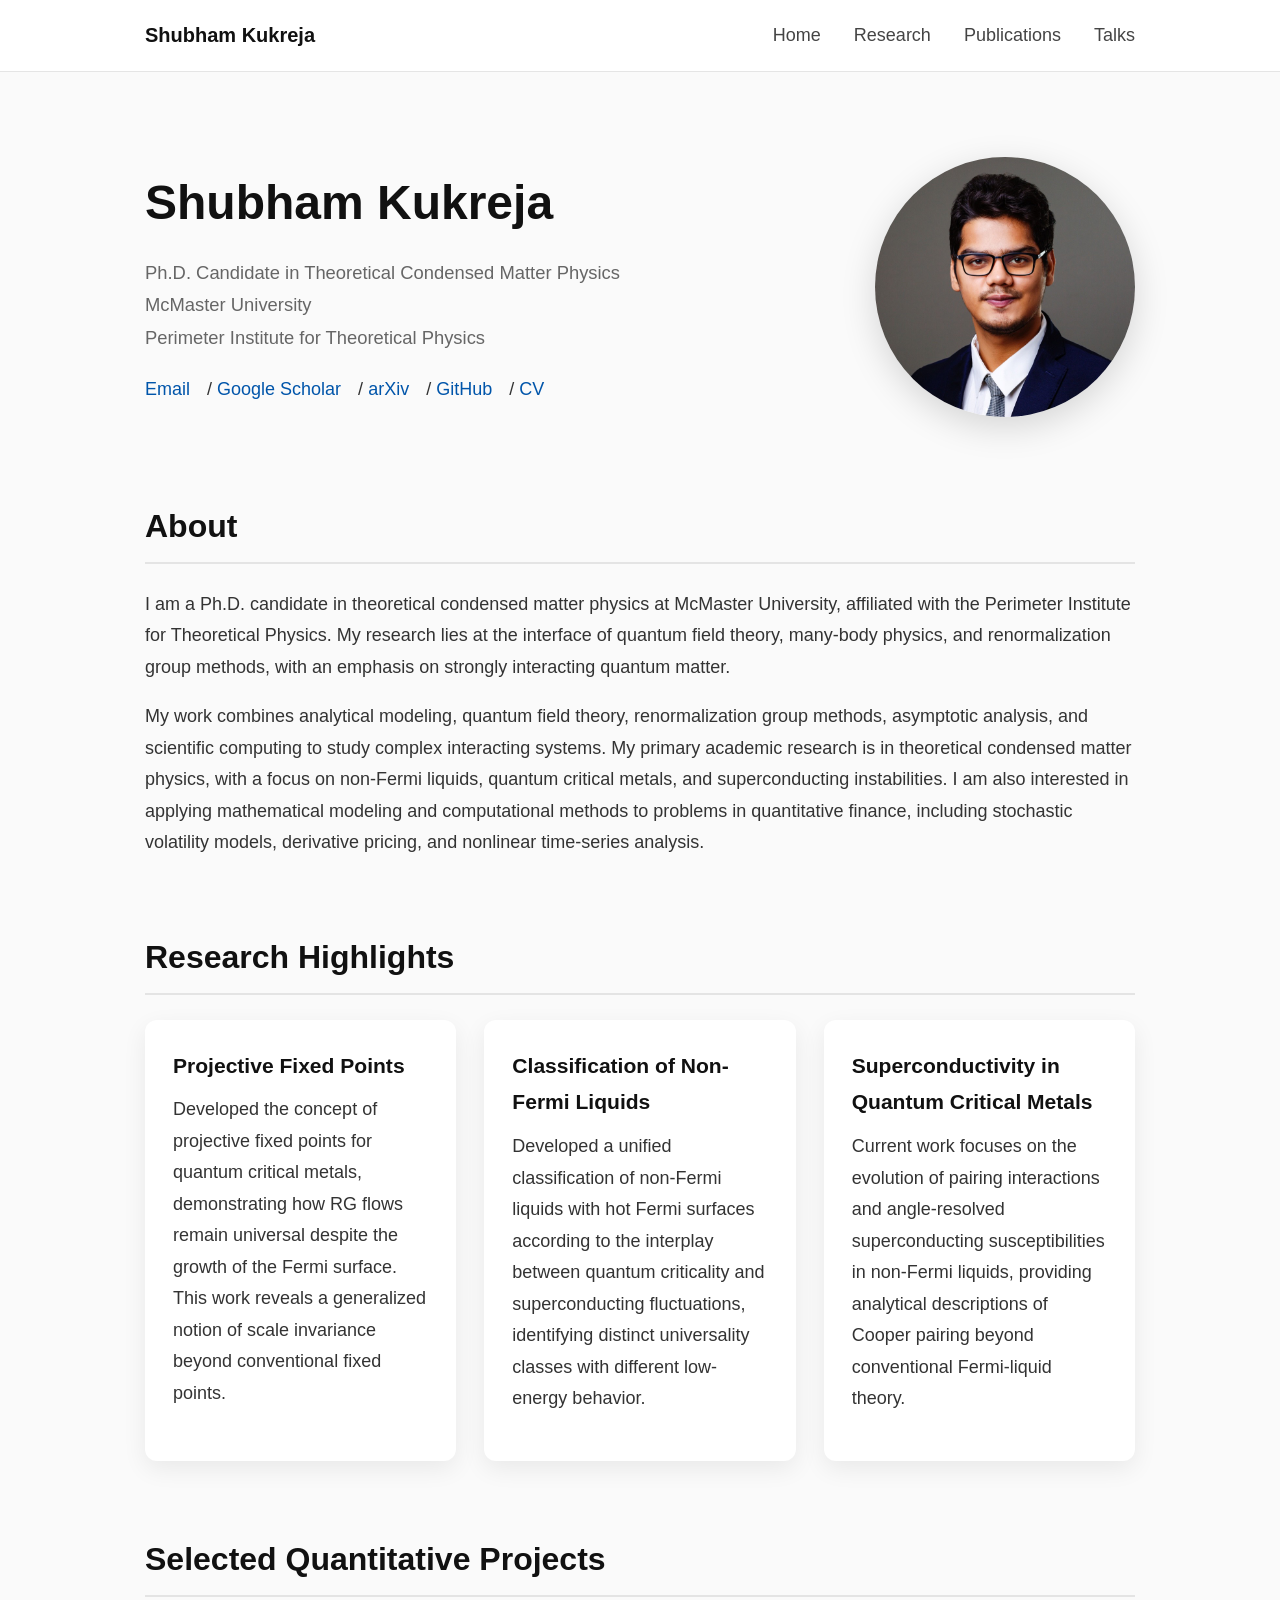
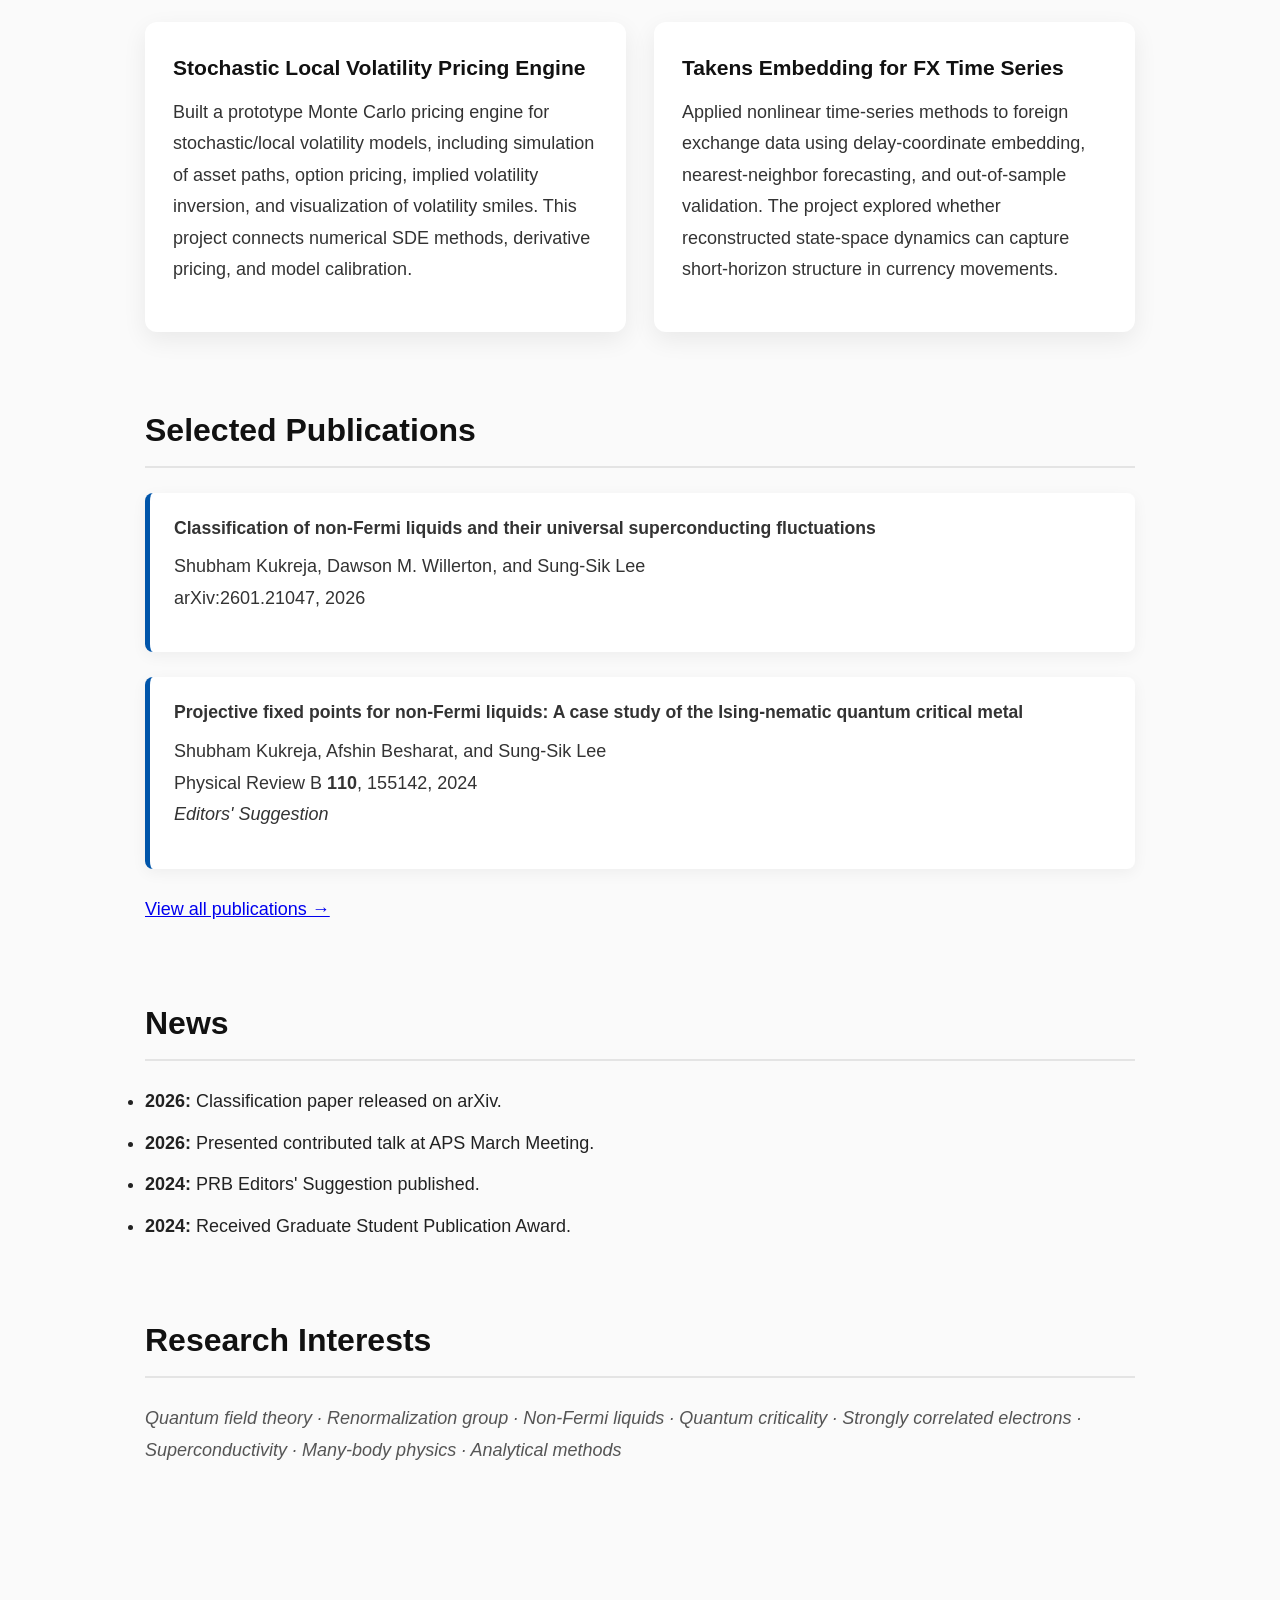
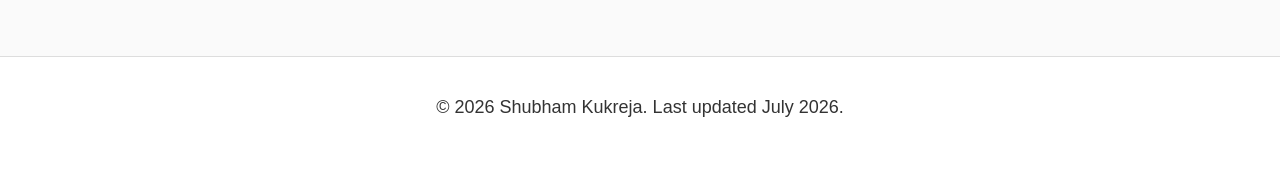
<file: index.html>
<!DOCTYPE html>
<html lang="en">
<head>
  <meta charset="UTF-8" />
  <meta name="viewport" content="width=device-width, initial-scale=1.0" />
  <title>Shubham Kukreja</title>
  <link rel="stylesheet" href="style.css" />
</head>

<body>
  <header class="site-header">
    <nav class="navbar">
      <a href="index.html" class="nav-name">Shubham Kukreja</a>
      <div class="nav-links">
        <a href="index.html">Home</a>
        <a href="research.html">Research</a>
        <a href="publications.html">Publications</a>
        <a href="talks.html">Talks</a>
        <!-- <a href="cv.html">CV</a> -->
      </div>
    </nav>
  </header>

  <main class="container">

    <section class="hero">
      <div class="hero-text">
        <h1>Shubham Kukreja</h1>

        <p class="subtitle">
          Ph.D. Candidate in Theoretical Condensed Matter Physics<br />
          McMaster University<br />
          Perimeter Institute for Theoretical Physics
        </p>

        <p class="links">
          <a href="mailto:kukreja.shubham16@gmail.com">Email</a> /
          <a href="https://scholar.google.ca/citations?user=CaUMV6UAAAAJ&hl=en">Google Scholar</a> /
          <a href="https://arxiv.org/">arXiv</a> /
          <a href="https://github.com/shubham16-97">GitHub</a> /
          <a href="CV_Kukreja.pdf">CV</a>
        </p>
      </div>

      <div class="hero-image">
        <img src="profile.jpeg" alt="Shubham Kukreja" />
      </div>
    </section>

    <section>
      <h2>About</h2>

      <p>
        I am a Ph.D. candidate in theoretical condensed matter physics at
        McMaster University, affiliated with the Perimeter Institute for
        Theoretical Physics. My research lies at the interface of quantum field
        theory, many-body physics, and renormalization group methods, with an
        emphasis on strongly interacting quantum matter.
      </p>

      <p>
        <!-- My work develops analytical frameworks for non-Fermi liquids with hot
        Fermi surfaces, quantum critical metals, and unconventional
        superconductivity. More broadly, I am interested in understanding how
        collective behavior emerges in interacting many-body systems and in
        identifying universal mathematical structures that govern strongly
        correlated phases. -->
        <!-- <p> -->
        My work combines analytical modeling, quantum field theory, renormalization group
        methods, asymptotic analysis, and scientific computing to study complex interacting
        systems. My primary academic research is in theoretical condensed matter physics,
        with a focus on non-Fermi liquids, quantum critical metals, and superconducting
        instabilities. I am also interested in applying mathematical modeling and computational
        methods to problems in quantitative finance, including stochastic volatility models,
        derivative pricing, and nonlinear time-series analysis.
      </p>
    </section>

    <section>
      <h2>Research Highlights</h2>

      <div class="cards">
        <div class="card">
          <h3>Projective Fixed Points</h3>
          <p>
            Developed the concept of projective fixed points for quantum
            critical metals, demonstrating how RG flows remain universal despite
            the growth of the Fermi surface. This work reveals a generalized
            notion of scale invariance beyond conventional fixed points.
          </p>
        </div>

        <div class="card">
          <h3>Classification of Non-Fermi Liquids</h3>
          <p>
            Developed a unified classification of non-Fermi liquids with hot
            Fermi surfaces according to the interplay between quantum
            criticality and superconducting fluctuations, identifying distinct
            universality classes with different low-energy behavior.
          </p>
        </div>

        <div class="card">
          <h3>Superconductivity in Quantum Critical Metals</h3>
          <p>
            Current work focuses on the evolution of pairing interactions and
            angle-resolved superconducting susceptibilities in non-Fermi
            liquids, providing analytical descriptions of Cooper pairing beyond
            conventional Fermi-liquid theory.
          </p>
        </div>
      </div>
    </section>

    <section>
  <h2>Selected Quantitative Projects</h2>

  <div class="cards">
    <div class="card">
      <h3>Stochastic Local Volatility Pricing Engine</h3>
      <p>
        Built a prototype Monte Carlo pricing engine for stochastic/local
        volatility models, including simulation of asset paths, option pricing,
        implied volatility inversion, and visualization of volatility smiles.
        This project connects numerical SDE methods, derivative pricing, and
        model calibration.
      </p>
    </div>

    <div class="card">
      <h3>Takens Embedding for FX Time Series</h3>
      <p>
        Applied nonlinear time-series methods to foreign exchange data using
        delay-coordinate embedding, nearest-neighbor forecasting, and out-of-sample
        validation. The project explored whether reconstructed state-space
        dynamics can capture short-horizon structure in currency movements.
      </p>
    </div>
  </div>
</section>

    <section>
      <h2>Selected Publications</h2>

      <div class="publication">
        <p class="pub-title">
          Classification of non-Fermi liquids and their universal superconducting fluctuations
        </p>
        <p>
          Shubham Kukreja, Dawson M. Willerton, and Sung-Sik Lee<br />
          arXiv:2601.21047, 2026
        </p>
      </div>

      <div class="publication">
        <p class="pub-title">
          Projective fixed points for non-Fermi liquids: A case study of the
          Ising-nematic quantum critical metal
        </p>
        <p>
          Shubham Kukreja, Afshin Besharat, and Sung-Sik Lee<br />
          Physical Review B <strong>110</strong>, 155142, 2024<br />
          <em>Editors' Suggestion</em>
        </p>
      </div>

      <p>
        <a href="publications.html">View all publications →</a>
      </p>
    </section>

    <section>
      <h2>News</h2>

      <ul class="news">
        <li><strong>2026:</strong> Classification paper released on arXiv.</li>
        <li><strong>2026:</strong> Presented contributed talk at APS March Meeting.</li>
        <li><strong>2024:</strong> PRB Editors' Suggestion published.</li>
        <li><strong>2024:</strong> Received Graduate Student Publication Award.</li>
      </ul>
    </section>

    <section>
      <h2>Research Interests</h2>

      <p class="keywords">
        Quantum field theory · Renormalization group · Non-Fermi liquids ·
        Quantum criticality · Strongly correlated electrons · Superconductivity ·
        Many-body physics · Analytical methods
      </p>
    </section>

  </main>

  <footer>
    <p>© 2026 Shubham Kukreja. Last updated July 2026.</p>
  </footer>

</body>
</html>
</file>
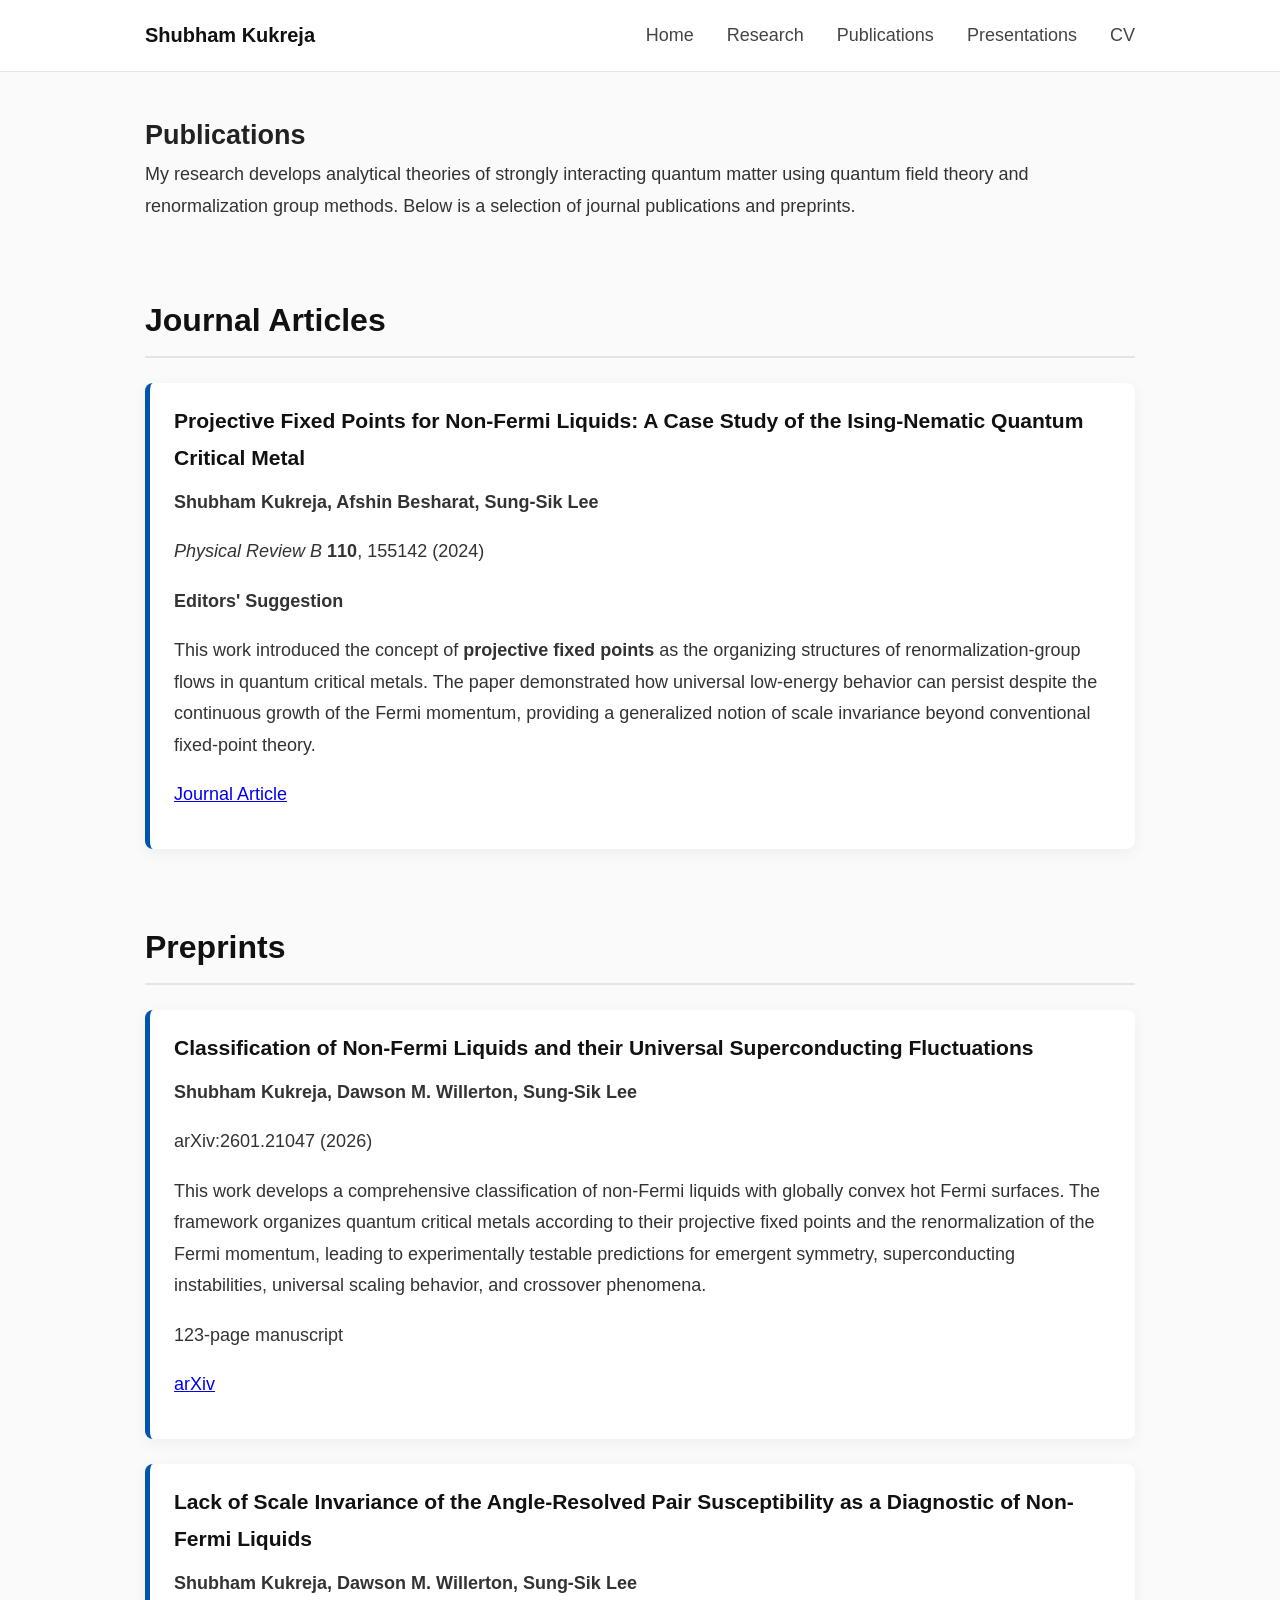
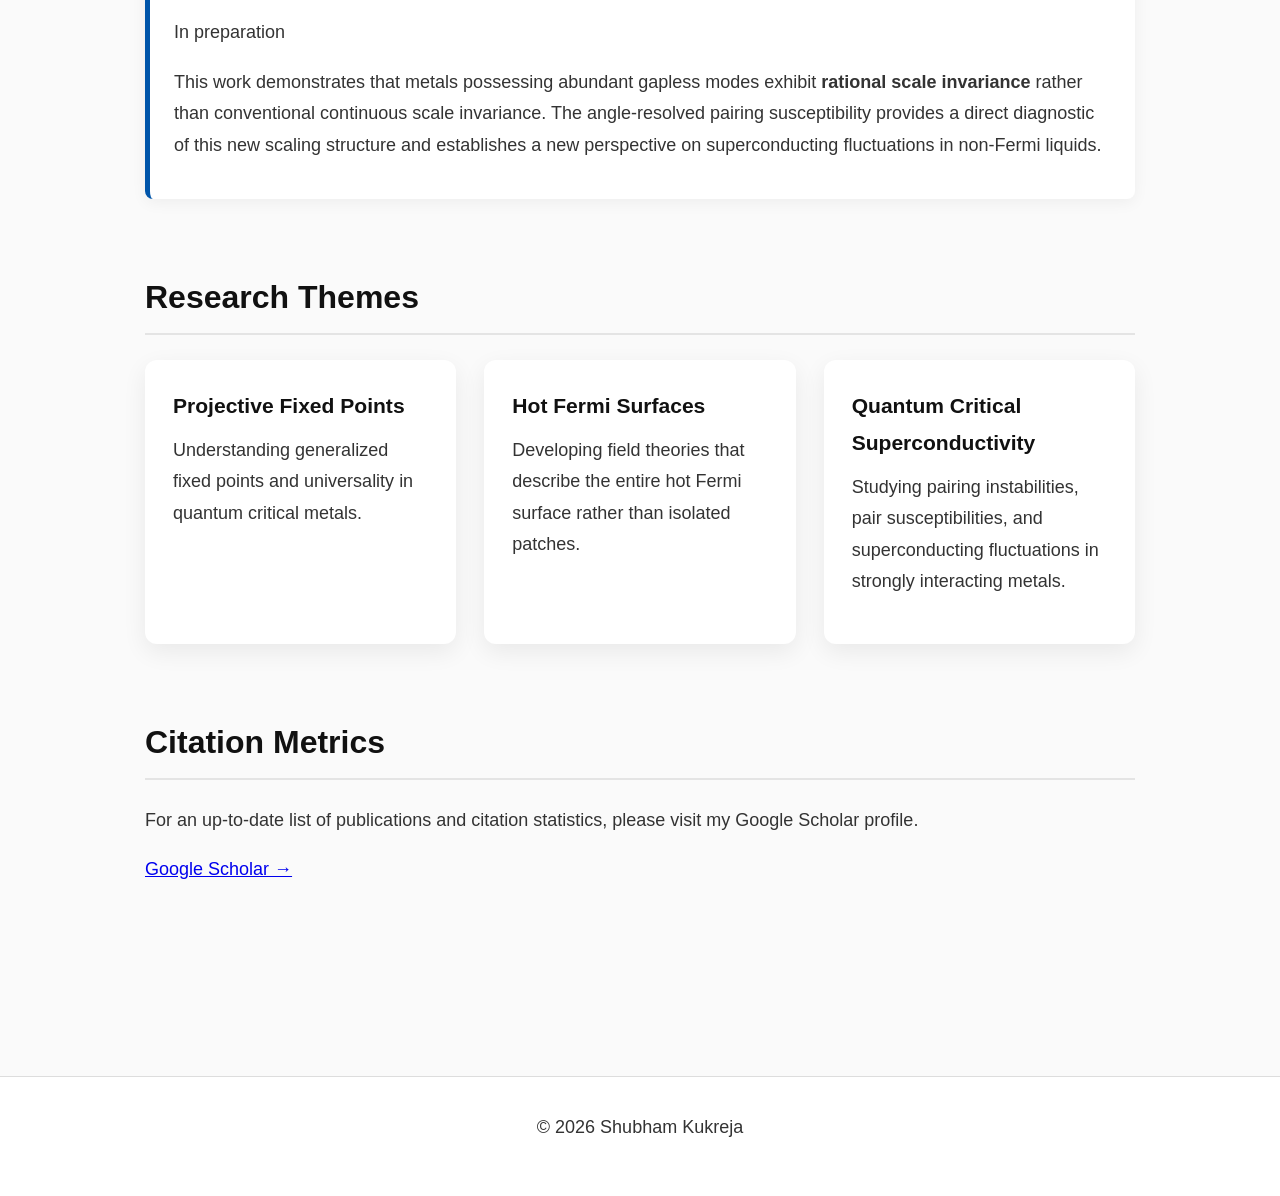
<file: publications.html>
<!DOCTYPE html>
<html lang="en">

<head>
<meta charset="UTF-8">
<meta name="viewport" content="width=device-width, initial-scale=1.0">
<title>Publications | Shubham Kukreja</title>

<link rel="stylesheet" href="style.css">

</head>

<body>

<header class="site-header">

<nav class="navbar">

<a href="index.html" class="nav-name">
Shubham Kukreja
</a>

<div class="nav-links">
<a href="index.html">Home</a>
<a href="research.html">Research</a>
<a href="publications.html">Publications</a>
<a href="talks.html">Presentations</a>
<a href="cv.html">CV</a>
</div>

</nav>

</header>

<main class="container">

<section>

<h1>Publications</h1>

<p>

My research develops analytical theories of strongly interacting quantum
matter using quantum field theory and renormalization group methods.
Below is a selection of journal publications and preprints.

</p>

</section>



<section>

<h2>Journal Articles</h2>



<div class="publication">

<h3>
Projective Fixed Points for Non-Fermi Liquids:
A Case Study of the Ising-Nematic Quantum Critical Metal
</h3>

<p>

<b>
Shubham Kukreja,
Afshin Besharat,
Sung-Sik Lee
</b>

</p>

<p>

<i>Physical Review B</i>

<b>110</b>,

155142 (2024)

</p>

<p>

<b>Editors' Suggestion</b>

</p>

<p>

This work introduced the concept of
<b>projective fixed points</b>
as the organizing structures of renormalization-group flows
in quantum critical metals.
The paper demonstrated how universal low-energy behavior can persist
despite the continuous growth of the Fermi momentum,
providing a generalized notion of scale invariance beyond
conventional fixed-point theory.

</p>

<p>

<a href="https://doi.org/10.1103/PhysRevB.110.155142">

Journal Article

</a>

</p>

</div>



</section>



<section>

<h2>Preprints</h2>



<div class="publication">

<h3>

Classification of Non-Fermi Liquids and their Universal Superconducting Fluctuations

</h3>

<p>

<b>

Shubham Kukreja,
Dawson M. Willerton,
Sung-Sik Lee

</b>

</p>

<p>

arXiv:2601.21047 (2026)

</p>

<p>

This work develops a comprehensive classification of
non-Fermi liquids with globally convex hot Fermi surfaces.
The framework organizes quantum critical metals according to
their projective fixed points and the renormalization of
the Fermi momentum,
leading to experimentally testable predictions for
emergent symmetry,
superconducting instabilities,
universal scaling behavior,
and crossover phenomena.

</p>

<p>

123-page manuscript

</p>

<p>

<a href="https://arxiv.org/abs/2601.21047">

arXiv

</a>

</p>

</div>



<div class="publication">

<h3>

Lack of Scale Invariance of the
Angle-Resolved Pair Susceptibility
as a Diagnostic of Non-Fermi Liquids

</h3>

<p>

<b>

Shubham Kukreja,
Dawson M. Willerton,
Sung-Sik Lee

</b>

</p>

<p>

In preparation

</p>

<p>

This work demonstrates that metals possessing abundant
gapless modes exhibit
<b>rational scale invariance</b>
rather than conventional continuous scale invariance.
The angle-resolved pairing susceptibility provides
a direct diagnostic of this new scaling structure
and establishes a new perspective on
superconducting fluctuations in non-Fermi liquids.

</p>

</div>



</section>



<section>

<h2>Research Themes</h2>

<div class="cards">

<div class="card">

<h3>

Projective Fixed Points

</h3>

<p>

Understanding generalized fixed points
and universality in quantum critical metals.

</p>

</div>



<div class="card">

<h3>

Hot Fermi Surfaces

</h3>

<p>

Developing field theories
that describe the entire hot Fermi surface
rather than isolated patches.

</p>

</div>



<div class="card">

<h3>

Quantum Critical Superconductivity

</h3>

<p>

Studying pairing instabilities,
pair susceptibilities,
and superconducting fluctuations
in strongly interacting metals.

</p>

</div>

</div>

</section>



<section>

<h2>Citation Metrics</h2>

<p>

For an up-to-date list of publications and citation statistics,
please visit my Google Scholar profile.

</p>

<p>

<a href="https://scholar.google.com">

Google Scholar →

</a>

</p>

</section>

</main>



<footer>

<p>

© 2026 Shubham Kukreja

</p>

</footer>

</body>

</html>
</file>
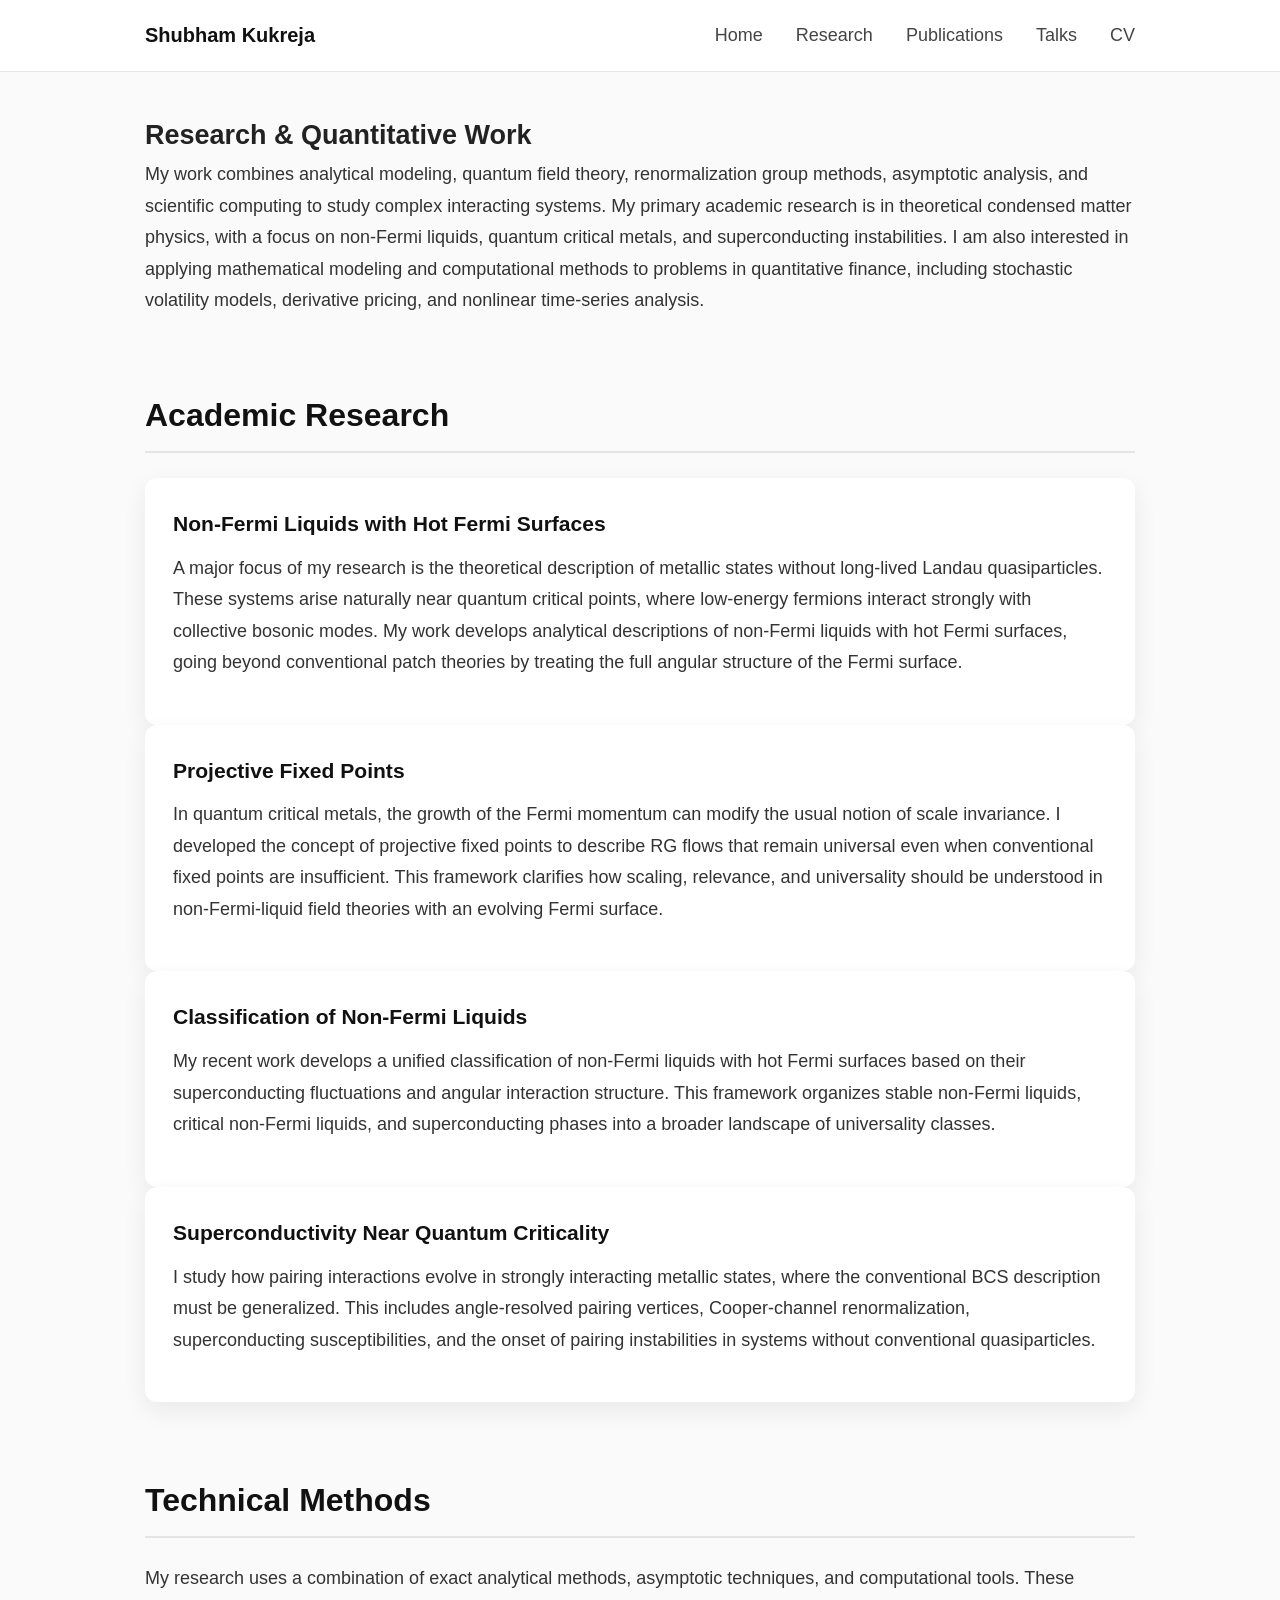
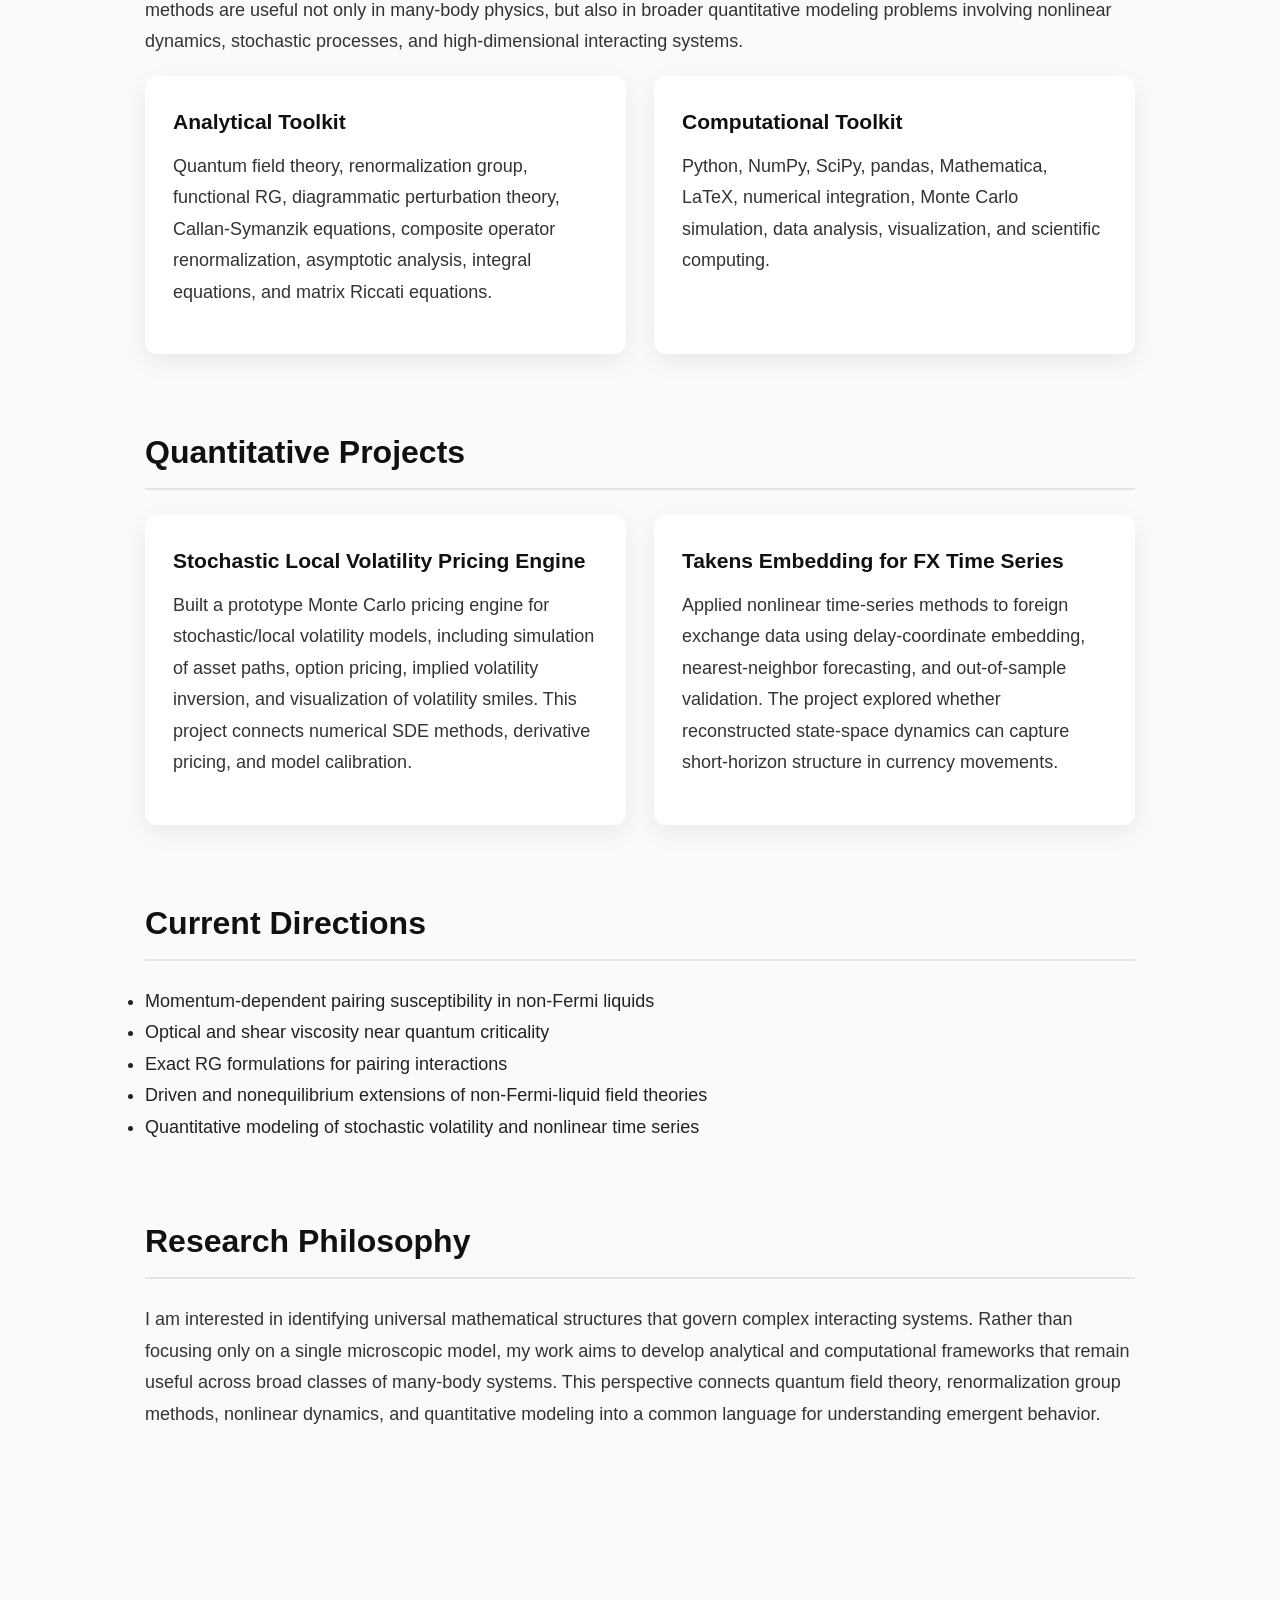
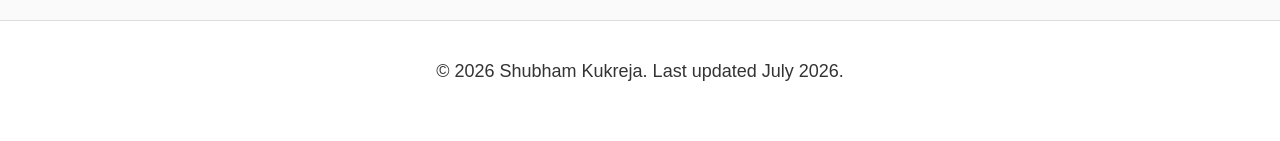
<file: research.html>
<!DOCTYPE html>
<html lang="en">
<head>
  <meta charset="UTF-8" />
  <meta name="viewport" content="width=device-width, initial-scale=1.0" />
  <title>Research | Shubham Kukreja</title>
  <link rel="stylesheet" href="style.css" />
</head>

<body>
  <header class="site-header">
    <nav class="navbar">
      <a href="index.html" class="nav-name">Shubham Kukreja</a>
      <div class="nav-links">
        <a href="index.html">Home</a>
        <a href="research.html">Research</a>
        <a href="publications.html">Publications</a>
        <a href="talks.html">Talks</a>
        <a href="cv.html">CV</a>
      </div>
    </nav>
  </header>

  <main class="container">

    <section>
      <h1>Research & Quantitative Work</h1>

      <p>
        My work combines analytical modeling, quantum field theory, renormalization group
        methods, asymptotic analysis, and scientific computing to study complex interacting
        systems. My primary academic research is in theoretical condensed matter physics,
        with a focus on non-Fermi liquids, quantum critical metals, and superconducting
        instabilities. I am also interested in applying mathematical modeling and computational
        methods to problems in quantitative finance, including stochastic volatility models,
        derivative pricing, and nonlinear time-series analysis.
      </p>
    </section>

    <section>
      <h2>Academic Research</h2>

      <div class="card">
        <h3>Non-Fermi Liquids with Hot Fermi Surfaces</h3>
        <p>
          A major focus of my research is the theoretical description of metallic states
          without long-lived Landau quasiparticles. These systems arise naturally near
          quantum critical points, where low-energy fermions interact strongly with collective
          bosonic modes. My work develops analytical descriptions of non-Fermi liquids with
          hot Fermi surfaces, going beyond conventional patch theories by treating the full
          angular structure of the Fermi surface.
        </p>
      </div>

      <div class="card">
        <h3>Projective Fixed Points</h3>
        <p>
          In quantum critical metals, the growth of the Fermi momentum can modify the usual
          notion of scale invariance. I developed the concept of projective fixed points to
          describe RG flows that remain universal even when conventional fixed points are
          insufficient. This framework clarifies how scaling, relevance, and universality
          should be understood in non-Fermi-liquid field theories with an evolving Fermi
          surface.
        </p>
      </div>

      <div class="card">
        <h3>Classification of Non-Fermi Liquids</h3>
        <p>
          My recent work develops a unified classification of non-Fermi liquids with hot
          Fermi surfaces based on their superconducting fluctuations and angular interaction
          structure. This framework organizes stable non-Fermi liquids, critical non-Fermi
          liquids, and superconducting phases into a broader landscape of universality
          classes.
        </p>
      </div>

      <div class="card">
        <h3>Superconductivity Near Quantum Criticality</h3>
        <p>
          I study how pairing interactions evolve in strongly interacting metallic states,
          where the conventional BCS description must be generalized. This includes
          angle-resolved pairing vertices, Cooper-channel renormalization, superconducting
          susceptibilities, and the onset of pairing instabilities in systems without
          conventional quasiparticles.
        </p>
      </div>
    </section>

    <section>
      <h2>Technical Methods</h2>

      <p>
        My research uses a combination of exact analytical methods, asymptotic techniques,
        and computational tools. These methods are useful not only in many-body physics, but
        also in broader quantitative modeling problems involving nonlinear dynamics,
        stochastic processes, and high-dimensional interacting systems.
      </p>

      <div class="cards">
        <div class="card">
          <h3>Analytical Toolkit</h3>
          <p>
            Quantum field theory, renormalization group, functional RG, diagrammatic
            perturbation theory, Callan-Symanzik equations, composite operator
            renormalization, asymptotic analysis, integral equations, and matrix Riccati
            equations.
          </p>
        </div>

        <div class="card">
          <h3>Computational Toolkit</h3>
          <p>
            Python, NumPy, SciPy, pandas, Mathematica, LaTeX, numerical integration,
            Monte Carlo simulation, data analysis, visualization, and scientific computing.
          </p>
        </div>
      </div>
    </section>

    <section>
      <h2>Quantitative Projects</h2>

      <div class="cards">
        <div class="card">
          <h3>Stochastic Local Volatility Pricing Engine</h3>
          <p>
            Built a prototype Monte Carlo pricing engine for stochastic/local volatility
            models, including simulation of asset paths, option pricing, implied volatility
            inversion, and visualization of volatility smiles. This project connects
            numerical SDE methods, derivative pricing, and model calibration.
          </p>
        </div>

        <div class="card">
          <h3>Takens Embedding for FX Time Series</h3>
          <p>
            Applied nonlinear time-series methods to foreign exchange data using
            delay-coordinate embedding, nearest-neighbor forecasting, and out-of-sample
            validation. The project explored whether reconstructed state-space dynamics can
            capture short-horizon structure in currency movements.
          </p>
        </div>
      </div>
    </section>

    <section>
      <h2>Current Directions</h2>

      <ul>
        <li>Momentum-dependent pairing susceptibility in non-Fermi liquids</li>
        <li>Optical and shear viscosity near quantum criticality</li>
        <li>Exact RG formulations for pairing interactions</li>
        <li>Driven and nonequilibrium extensions of non-Fermi-liquid field theories</li>
        <li>Quantitative modeling of stochastic volatility and nonlinear time series</li>
      </ul>
    </section>

    <section>
      <h2>Research Philosophy</h2>

      <p>
        I am interested in identifying universal mathematical structures that govern complex
        interacting systems. Rather than focusing only on a single microscopic model, my work
        aims to develop analytical and computational frameworks that remain useful across
        broad classes of many-body systems. This perspective connects quantum field theory,
        renormalization group methods, nonlinear dynamics, and quantitative modeling into a
        common language for understanding emergent behavior.
      </p>
    </section>

  </main>

  <footer>
    <p>© 2026 Shubham Kukreja. Last updated July 2026.</p>
  </footer>

</body>
</html>
</file>
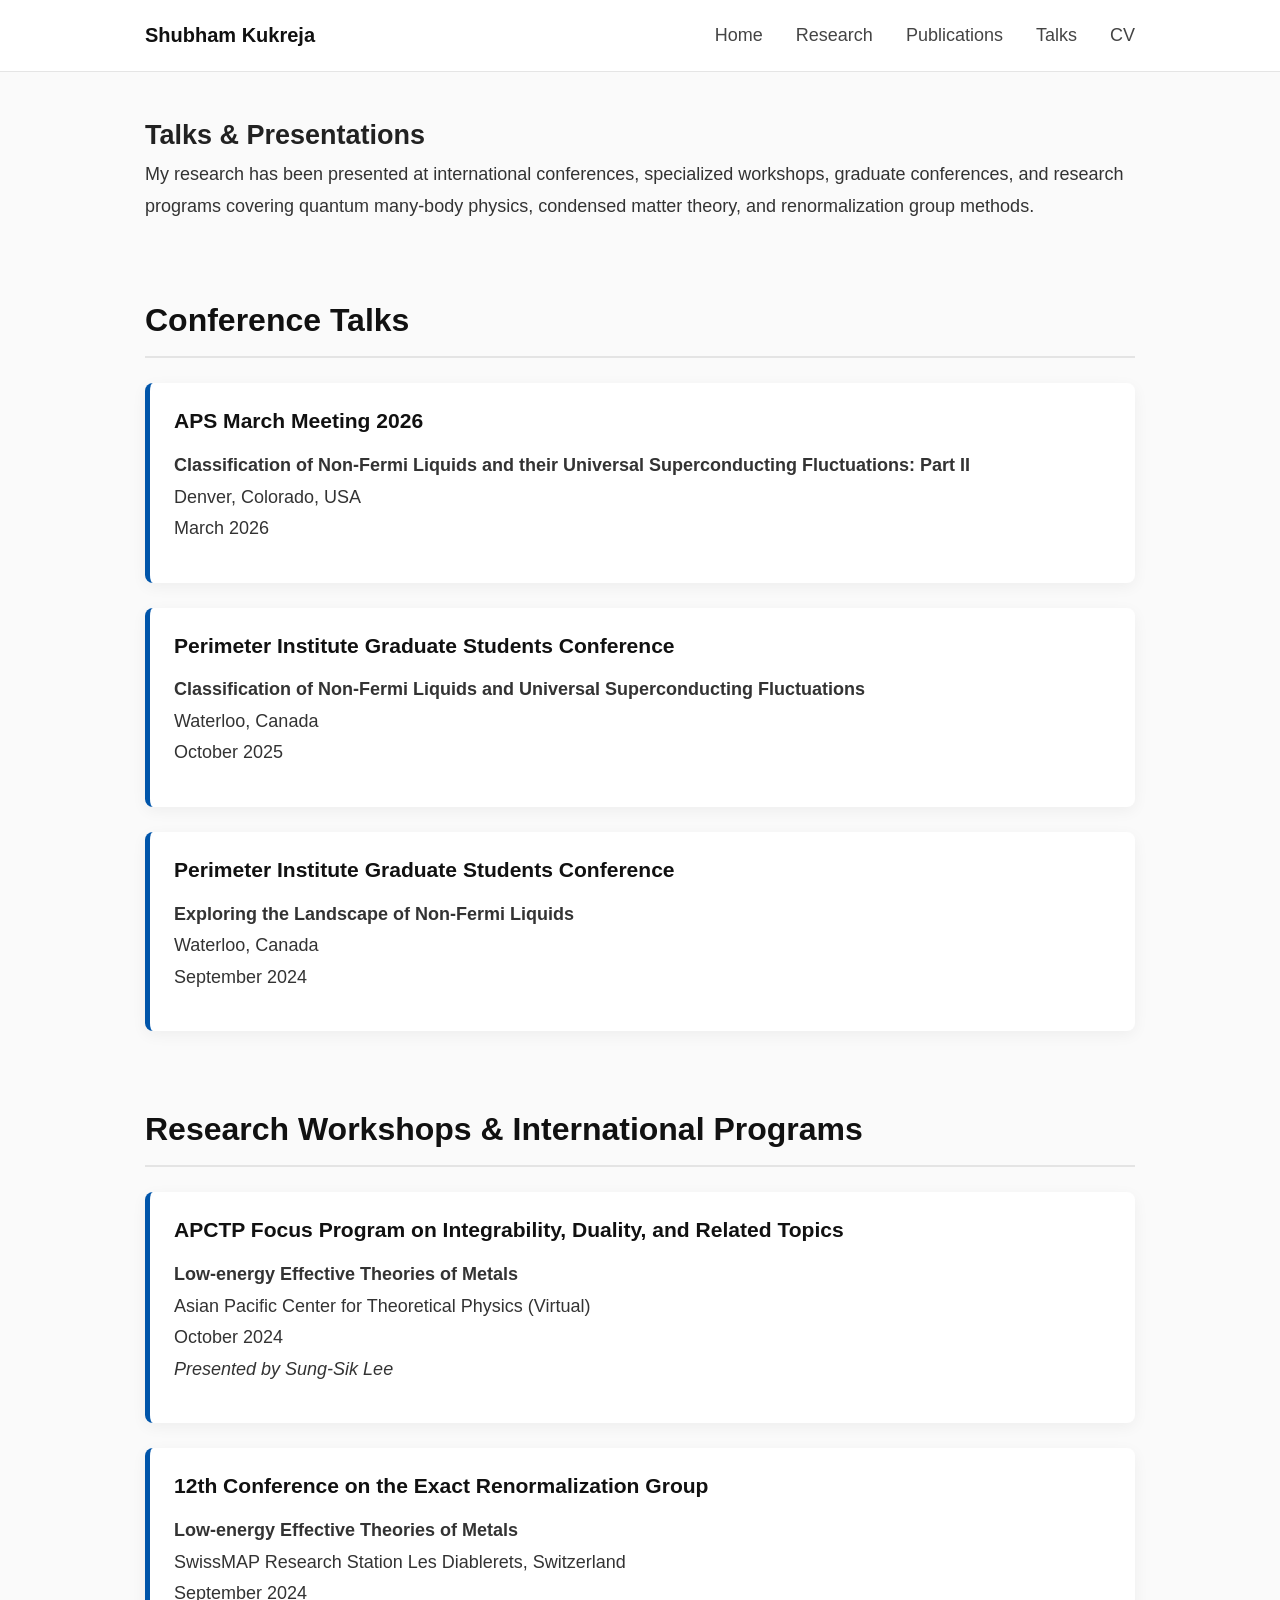
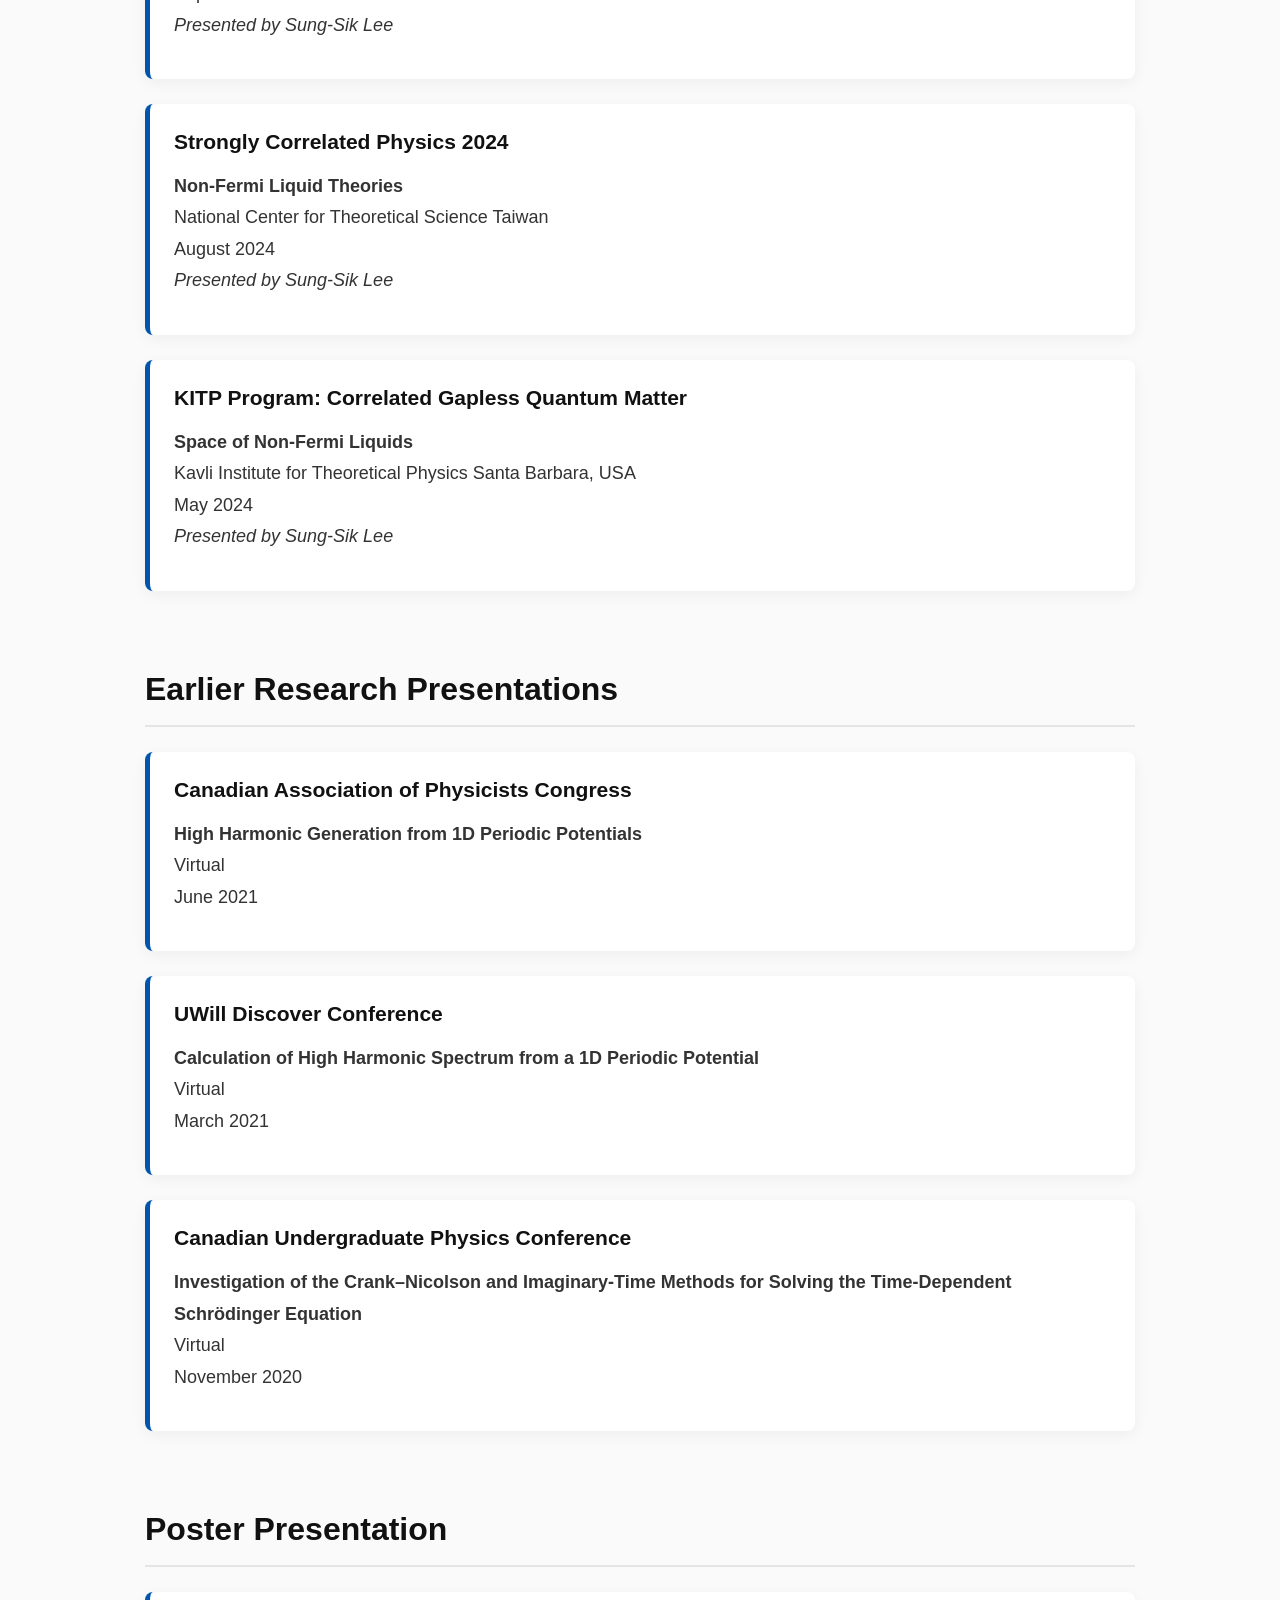
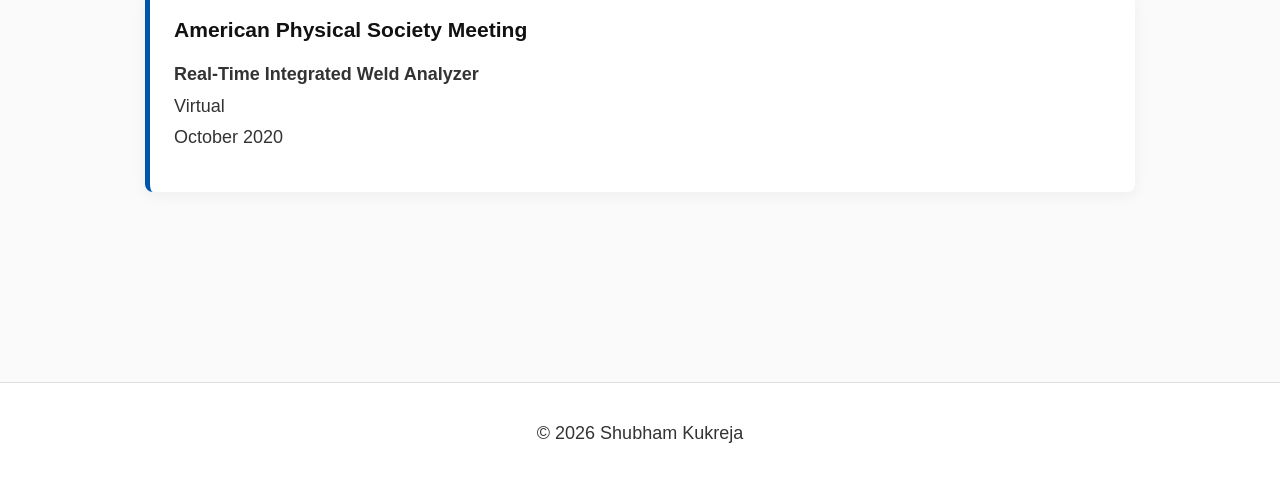
<file: talks.html>
<!DOCTYPE html>
<html lang="en">
<head>
    <meta charset="UTF-8">
    <meta name="viewport" content="width=device-width, initial-scale=1.0">
    <title>Talks | Shubham Kukreja</title>
    <link rel="stylesheet" href="style.css">
</head>

<body>

<header class="site-header">
    <nav class="navbar">
        <a href="index.html" class="nav-name">Shubham Kukreja</a>

        <div class="nav-links">
            <a href="index.html">Home</a>
            <a href="research.html">Research</a>
            <a href="publications.html">Publications</a>
            <a href="talks.html">Talks</a>
            <a href="cv.html">CV</a>
        </div>
    </nav>
</header>

<main class="container">

<section>

<h1>Talks & Presentations</h1>

<p>
My research has been presented at international conferences,
specialized workshops, graduate conferences, and research programs
covering quantum many-body physics, condensed matter theory,
and renormalization group methods.
</p>

</section>


<section>

<h2>Conference Talks</h2>

<div class="publication">

<h3>APS March Meeting 2026</h3>

<p>

<b>Classification of Non-Fermi Liquids and their Universal Superconducting Fluctuations: Part II</b>

<br>

Denver, Colorado, USA

<br>

March 2026

</p>

</div>


<div class="publication">

<h3>Perimeter Institute Graduate Students Conference</h3>

<p>

<b>Classification of Non-Fermi Liquids and Universal Superconducting Fluctuations</b>

<br>

Waterloo, Canada

<br>

October 2025

</p>

</div>


<div class="publication">

<h3>Perimeter Institute Graduate Students Conference</h3>

<p>

<b>Exploring the Landscape of Non-Fermi Liquids</b>

<br>

Waterloo, Canada

<br>

September 2024

</p>

</div>

</section>


<section>

<h2>Research Workshops & International Programs</h2>


<div class="publication">

<h3>APCTP Focus Program on Integrability, Duality, and Related Topics</h3>

<p>

<b>Low-energy Effective Theories of Metals</b>

<br>

Asian Pacific Center for Theoretical Physics (Virtual)

<br>

October 2024

<br>

<em>Presented by Sung-Sik Lee</em>

</p>

</div>


<div class="publication">

<h3>12th Conference on the Exact Renormalization Group</h3>

<p>

<b>Low-energy Effective Theories of Metals</b>

<br>

SwissMAP Research Station

Les Diablerets, Switzerland

<br>

September 2024

<br>

<em>Presented by Sung-Sik Lee</em>

</p>

</div>


<div class="publication">

<h3>Strongly Correlated Physics 2024</h3>

<p>

<b>Non-Fermi Liquid Theories</b>

<br>

National Center for Theoretical Science

Taiwan

<br>

August 2024

<br>

<em>Presented by Sung-Sik Lee</em>

</p>

</div>


<div class="publication">

<h3>KITP Program:
Correlated Gapless Quantum Matter</h3>

<p>

<b>Space of Non-Fermi Liquids</b>

<br>

Kavli Institute for Theoretical Physics

Santa Barbara, USA

<br>

May 2024

<br>

<em>Presented by Sung-Sik Lee</em>

</p>

</div>

</section>


<section>

<h2>Earlier Research Presentations</h2>


<div class="publication">

<h3>Canadian Association of Physicists Congress</h3>

<p>

<b>High Harmonic Generation from 1D Periodic Potentials</b>

<br>

Virtual

<br>

June 2021

</p>

</div>


<div class="publication">

<h3>UWill Discover Conference</h3>

<p>

<b>Calculation of High Harmonic Spectrum from a 1D Periodic Potential</b>

<br>

Virtual

<br>

March 2021

</p>

</div>


<div class="publication">

<h3>Canadian Undergraduate Physics Conference</h3>

<p>

<b>Investigation of the Crank–Nicolson and Imaginary-Time Methods
for Solving the Time-Dependent Schrödinger Equation</b>

<br>

Virtual

<br>

November 2020

</p>

</div>

</section>


<section>

<h2>Poster Presentation</h2>

<div class="publication">

<h3>American Physical Society Meeting</h3>

<p>

<b>Real-Time Integrated Weld Analyzer</b>

<br>

Virtual

<br>

October 2020

</p>

</div>

</section>


</main>


<footer>

<p>

© 2026 Shubham Kukreja

</p>

</footer>

</body>
</html>
</file>
<file: style.css>
/* ---------- General ---------- */

* {
    margin: 0;
    padding: 0;
    box-sizing: border-box;
}

html {
    scroll-behavior: smooth;
}

body {
    font-family: -apple-system, BlinkMacSystemFont, "Segoe UI",
                 Roboto, Helvetica, Arial, sans-serif;

    font-size: 18px;
    line-height: 1.75;

    color: #222;
    background: #fafafa;
}

/* ---------- Container ---------- */

.container {
    max-width: 1050px;
    margin: auto;
    padding: 40px 30px;
}

/* ---------- Navigation ---------- */

.site-header {
    background: white;
    border-bottom: 1px solid #e5e5e5;
    position: sticky;
    top: 0;
    z-index: 100;
}

.navbar {

    max-width: 1050px;

    margin: auto;

    display: flex;

    justify-content: space-between;

    align-items: center;

    padding: 18px 30px;
}

.nav-name {

    font-size: 1.25rem;

    font-weight: 700;

    color: #111;

    text-decoration: none;
}

.nav-links a {

    margin-left: 28px;

    text-decoration: none;

    color: #444;

    transition: .2s;
}

.nav-links a:hover {

    color: #0055aa;
}

/* ---------- Hero ---------- */

.hero {

    display: flex;

    justify-content: space-between;

    align-items: center;

    gap: 70px;

    margin-top: 45px;

    margin-bottom: 70px;
}

.hero-text {

    flex: 1;
}

.hero h1 {

    font-size: 3rem;

    margin-bottom: 12px;

    color: #111;
}

.subtitle {

    font-size: 1.15rem;

    color: #666;

    margin-bottom: 20px;
}

.links {

    margin-top: 20px;
}

.links a {

    color: #0055aa;

    text-decoration: none;

    margin-right: 12px;
}

.links a:hover {

    text-decoration: underline;
}

.hero-image img {

    width: 260px;

    height: 260px;

    object-fit: cover;

    border-radius: 50%;

    box-shadow: 0 10px 35px rgba(0,0,0,.15);
}

/* ---------- Headings ---------- */

section {

    margin-bottom: 70px;
}

h2 {

    font-size: 2rem;

    color: #111;

    margin-bottom: 25px;

    border-bottom: 2px solid #e4e4e4;

    padding-bottom: 8px;
}

h3 {

    margin-bottom: 10px;

    color: #111;
}

/* ---------- Paragraphs ---------- */

p {

    margin-bottom: 18px;

    color: #333;
}

/* ---------- Research cards ---------- */

.cards {

    display: grid;

    grid-template-columns: repeat(auto-fit,minmax(280px,1fr));

    gap: 28px;
}

.card {

    background: white;

    border-radius: 12px;

    padding: 28px;

    box-shadow: 0 8px 25px rgba(0,0,0,.07);

    transition: .25s;
}

.card:hover {

    transform: translateY(-6px);

    box-shadow: 0 16px 35px rgba(0,0,0,.12);
}

/* ---------- Publications ---------- */

.publication {

    background: white;

    border-left: 5px solid #0055aa;

    padding: 20px 24px;

    margin-bottom: 25px;

    border-radius: 8px;

    box-shadow: 0 4px 15px rgba(0,0,0,.05);
}

.pub-title {

    font-size: 1.1rem;

    font-weight: 600;

    margin-bottom: 8px;
}

/* ---------- News ---------- */

.news li {

    margin-bottom: 10px;
}

/* ---------- Keywords ---------- */

.keywords {

    font-style: italic;

    color: #555;
}

/* ---------- Footer ---------- */

footer {

    border-top: 1px solid #ddd;

    margin-top: 80px;

    padding: 35px;

    text-align: center;

    color: #777;

    background: white;
}

/* ---------- Responsive ---------- */

@media (max-width:900px){

.hero{

flex-direction:column-reverse;

text-align:center;

}

.hero-image img{

width:210px;

height:210px;

}

.navbar{

flex-direction:column;

gap:15px;

}

.nav-links{

display:flex;

flex-wrap:wrap;

justify-content:center;

}

.nav-links a{

margin:8px;

}

.hero h1{

font-size:2.4rem;

}

}
</file>
